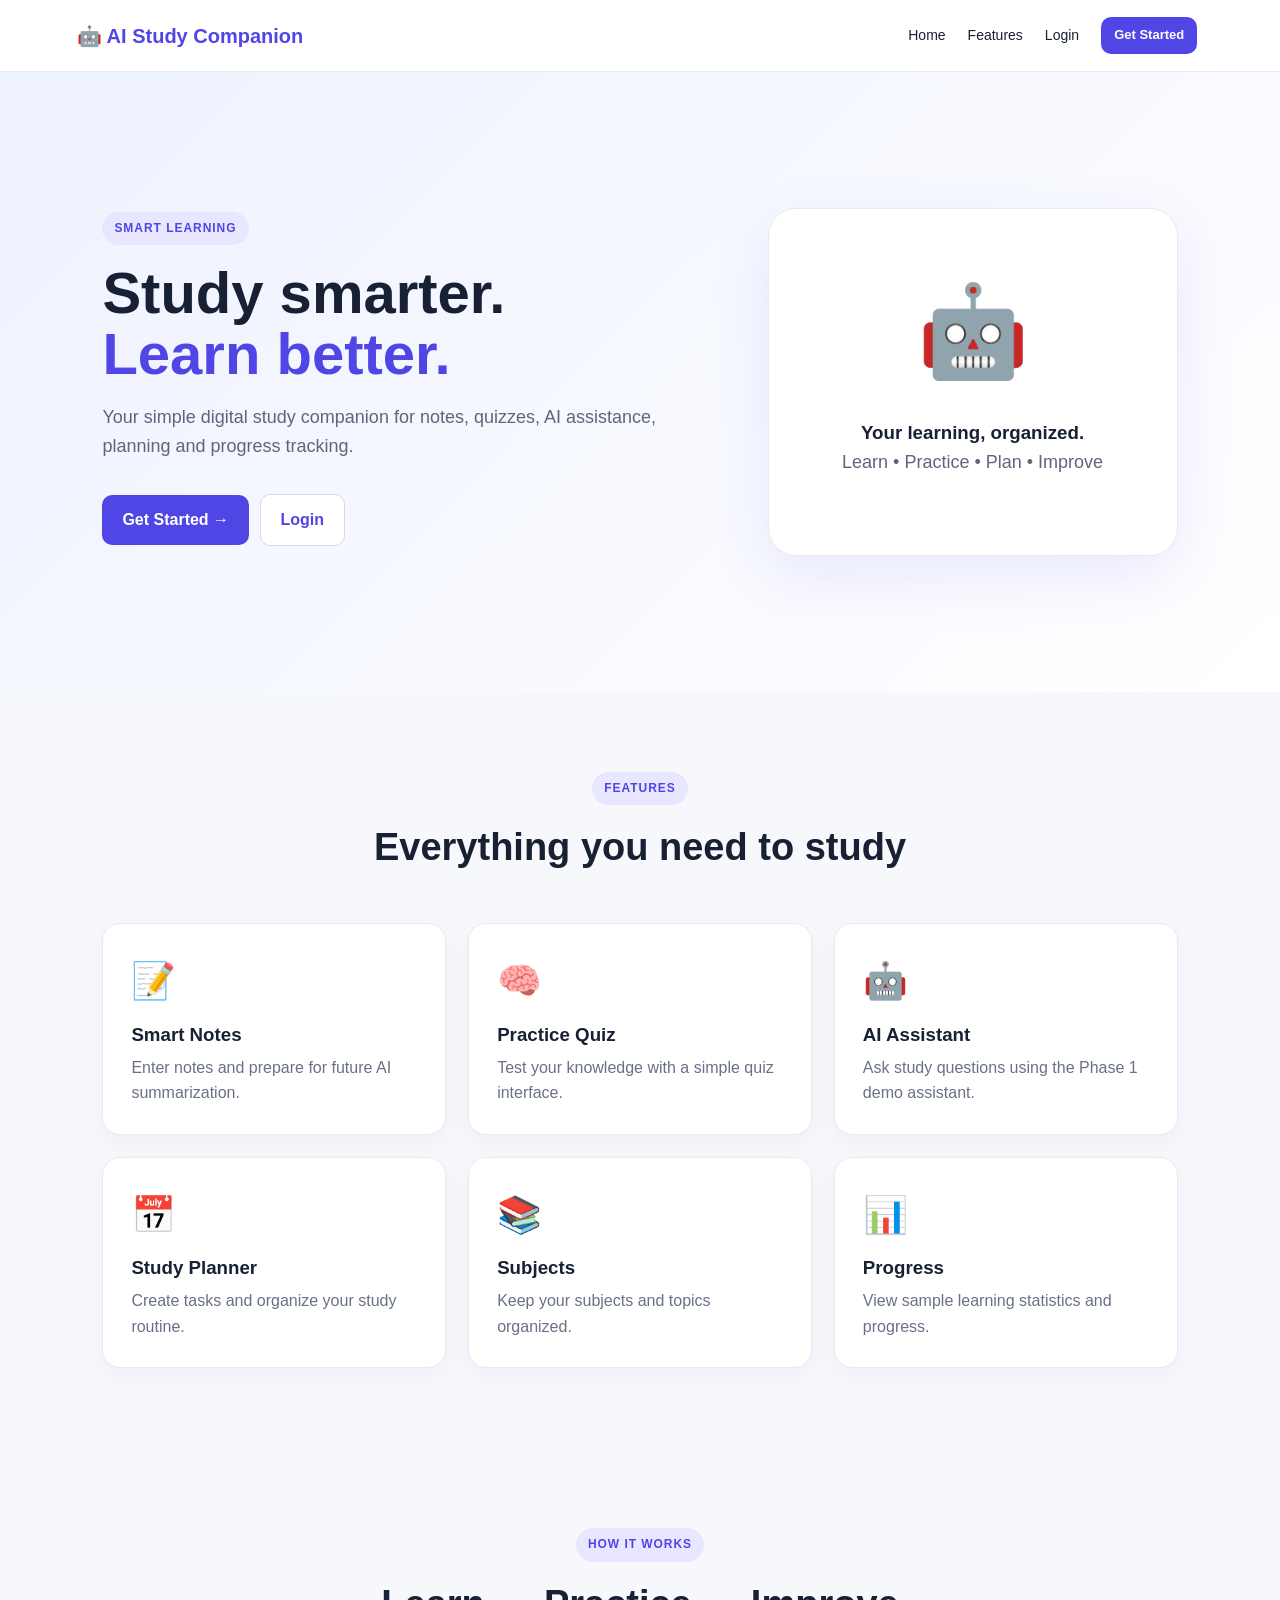
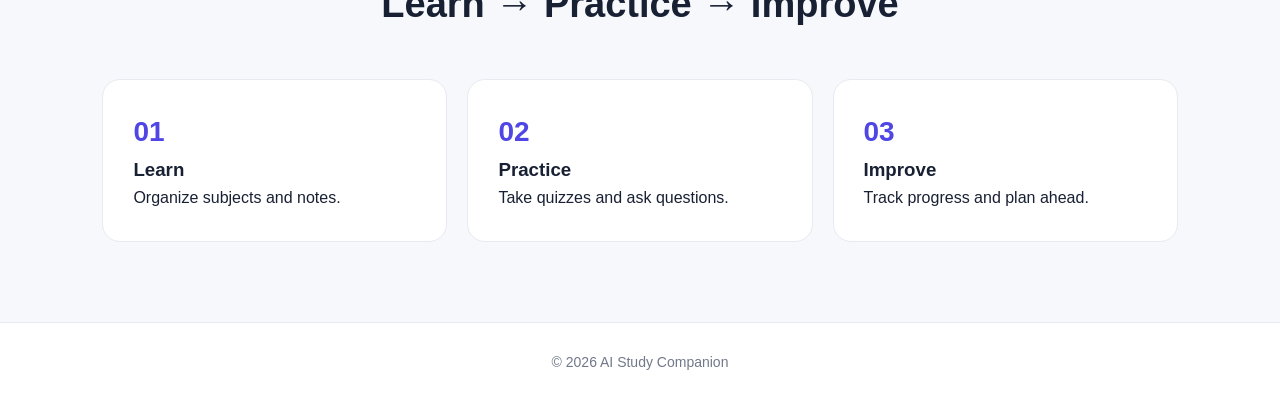
<file: index.html>
<!DOCTYPE html>
<html lang="en">
<head>
  <meta charset="UTF-8">
  <meta name="viewport" content="width=device-width, initial-scale=1.0">
  <title>AI Study Companion</title>
  <link rel="stylesheet" href="css/style.css">
</head>
<body>
<header class="navbar">
  <a class="logo" href="index.html">🤖 AI Study Companion</a>
  <nav>
    <a href="index.html">Home</a>
    <a href="#features">Features</a>
    <a href="login.html">Login</a>
    <a class="btn small" href="register.html">Get Started</a>
  </nav>
</header>

<main>
  <section class="hero">
    <div>
      <span class="badge">SMART LEARNING </span>
      <h1>Study smarter.<br><span>Learn better.</span></h1>
      <p>Your simple digital study companion for notes, quizzes, AI assistance, planning and progress tracking.</p>
      <a class="btn" href="register.html">Get Started →</a>
      <a class="btn secondary" href="login.html">Login</a>
    </div>
    <div class="hero-card">
      <div class="robot">🤖</div>
      <h3>Your learning, organized.</h3>
      <p>Learn • Practice • Plan • Improve</p>
    </div>
  </section>

  <section id="features" class="section">
    <div class="section-title">
      <span class="badge">FEATURES</span>
      <h2>Everything you need to study</h2>
    </div>
    <div class="grid">
      <a class="card" href="notes.html"><div class="icon">📝</div><h3>Smart Notes</h3><p>Enter notes and prepare for future AI summarization.</p></a>
      <a class="card" href="quiz.html"><div class="icon">🧠</div><h3>Practice Quiz</h3><p>Test your knowledge with a simple quiz interface.</p></a>
      <a class="card" href="ai-assistant.html"><div class="icon">🤖</div><h3>AI Assistant</h3><p>Ask study questions using the Phase 1 demo assistant.</p></a>
      <a class="card" href="planner.html"><div class="icon">📅</div><h3>Study Planner</h3><p>Create tasks and organize your study routine.</p></a>
      <a class="card" href="subjects.html"><div class="icon">📚</div><h3>Subjects</h3><p>Keep your subjects and topics organized.</p></a>
      <a class="card" href="progress.html"><div class="icon">📊</div><h3>Progress</h3><p>View sample learning statistics and progress.</p></a>
    </div>
  </section>

  <section class="how section">
    <div class="section-title">
      <span class="badge">HOW IT WORKS</span>
      <h2>Learn → Practice → Improve</h2>
    </div>
    <div class="steps">
      <div><strong>01</strong><h3>Learn</h3><p>Organize subjects and notes.</p></div>
      <div><strong>02</strong><h3>Practice</h3><p>Take quizzes and ask questions.</p></div>
      <div><strong>03</strong><h3>Improve</h3><p>Track progress and plan ahead.</p></div>
    </div>
  </section>
</main>

<footer>© 2026 AI Study Companion</footer>
<script src="js/script.js"></script>
</body>
</html>
</file>
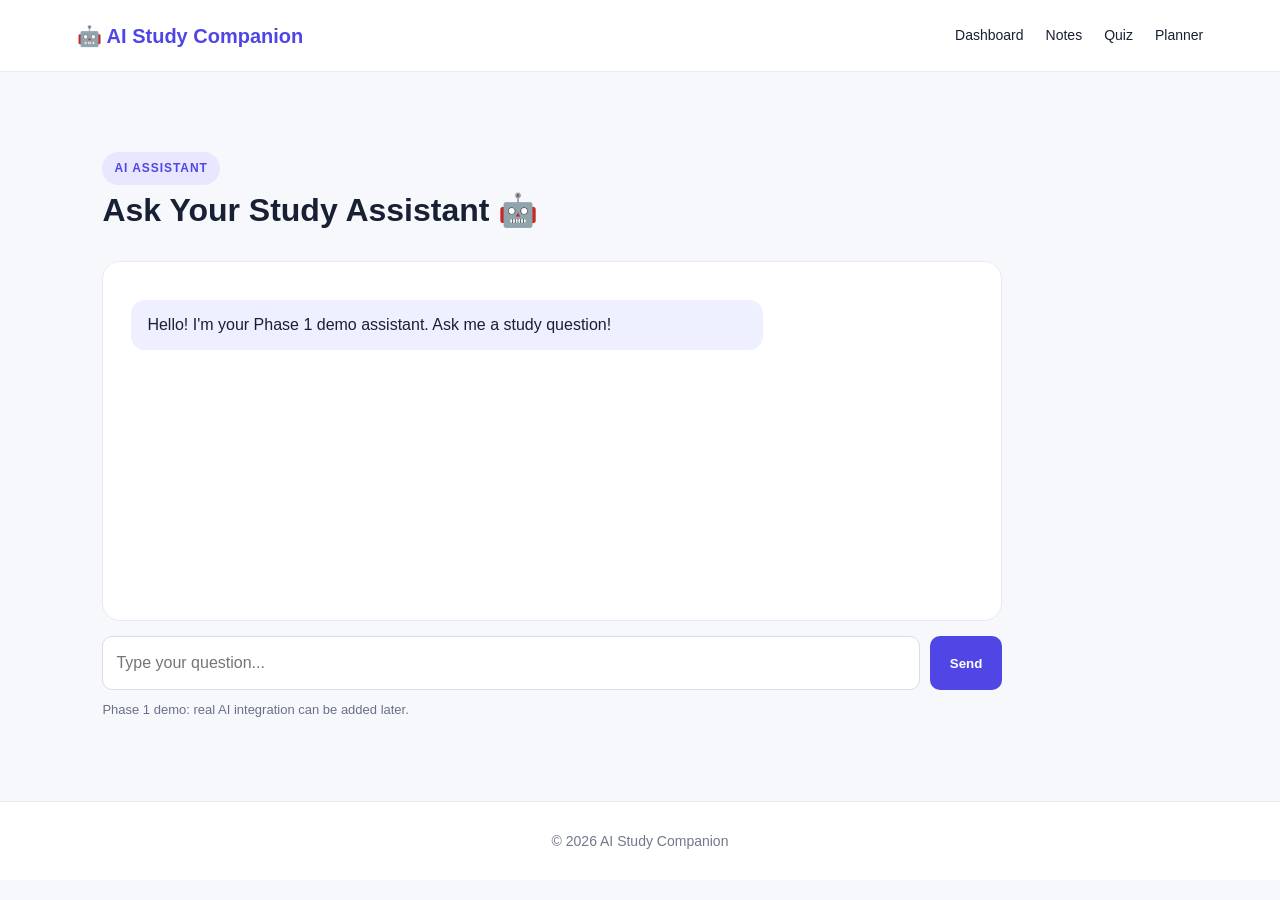
<file: ai-assistant.html>
<!DOCTYPE html>
<html lang="en">
<head><meta charset="UTF-8"><meta name="viewport" content="width=device-width, initial-scale=1.0"><title>AI Assistant</title><link rel="stylesheet" href="css/style.css"></head>
<body>
<header class="navbar"><a class="logo" href="dashboard.html">🤖 AI Study Companion</a><nav><a href="dashboard.html">Dashboard</a><a href="notes.html">Notes</a><a href="quiz.html">Quiz</a><a href="planner.html">Planner</a></nav></header>
<main class="section"><span class="badge">AI ASSISTANT</span><h1>Ask Your Study Assistant 🤖</h1><div class="chat-box" id="chatBox"><div class="message ai">Hello! I'm your Phase 1 demo assistant. Ask me a study question!</div></div>
<div class="chat-input"><input id="chatInput" placeholder="Type your question..."><button class="btn" id="sendBtn">Send</button></div>
<p class="note">Phase 1 demo: real AI integration can be added later.</p></main><footer>© 2026 AI Study Companion</footer><script src="js/script.js"></script>
</body></html>
</file>
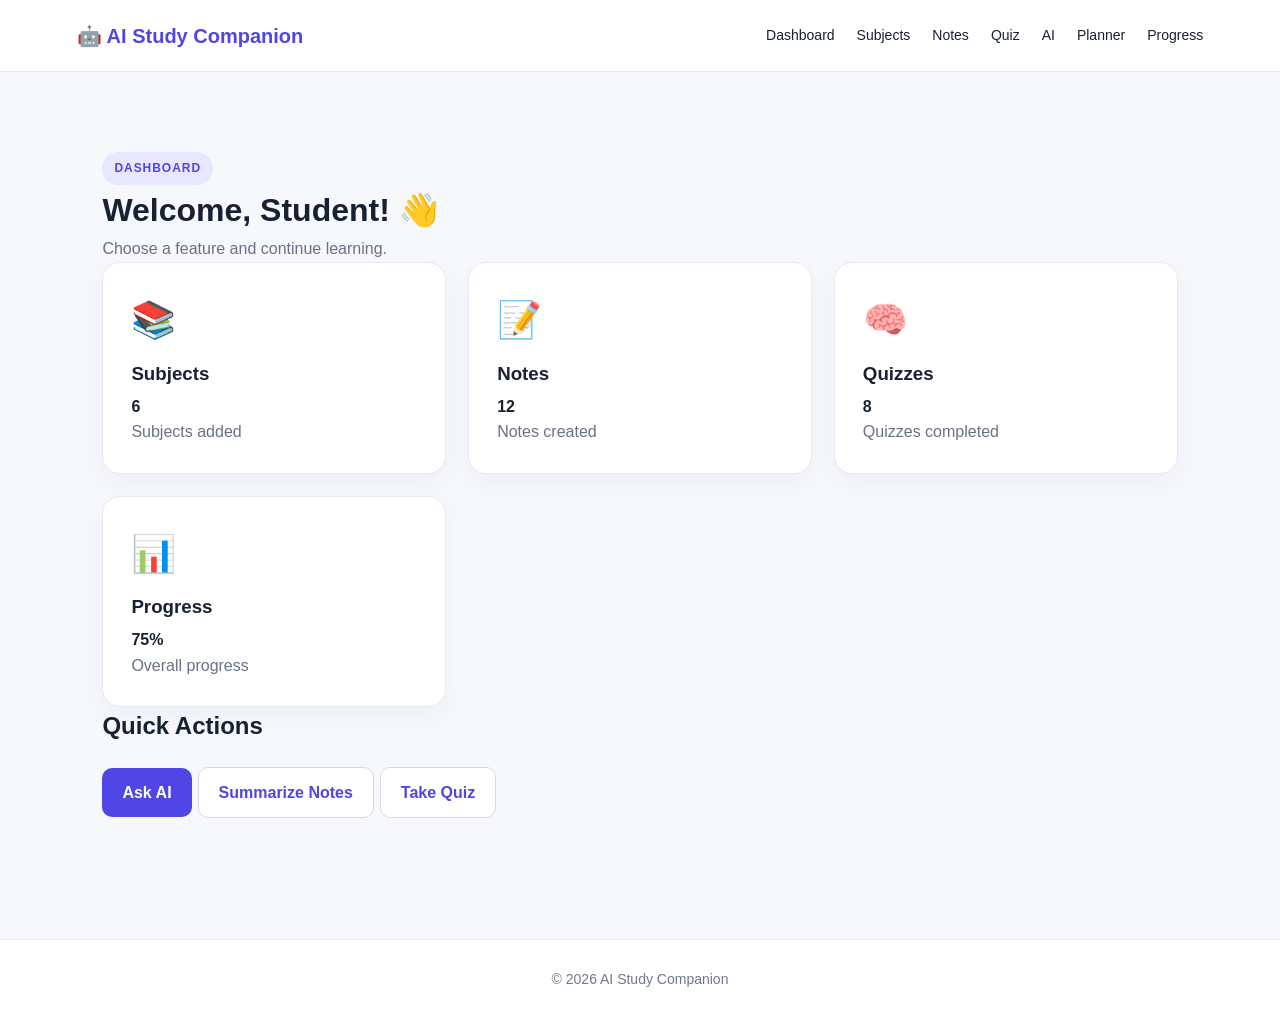
<file: dashboard.html>
<!DOCTYPE html>
<html lang="en">
<head>
  <meta charset="UTF-8"><meta name="viewport" content="width=device-width, initial-scale=1.0">
  <title>Dashboard | AI Study Companion</title><link rel="stylesheet" href="css/style.css">
</head>
<body>
<header class="navbar"><a class="logo" href="dashboard.html">🤖 AI Study Companion</a><nav>
<a href="dashboard.html">Dashboard</a><a href="subjects.html">Subjects</a><a href="notes.html">Notes</a><a href="quiz.html">Quiz</a><a href="ai-assistant.html">AI</a><a href="planner.html">Planner</a><a href="progress.html">Progress</a>
</nav></header>
<main class="section">
  <span class="badge">DASHBOARD</span><h1>Welcome, Student! 👋</h1><p>Choose a feature and continue learning.</p>
  <div class="stats grid">
    <a class="card" href="subjects.html"><div class="icon">📚</div><h3>Subjects</h3><strong>6</strong><p>Subjects added</p></a>
    <a class="card" href="notes.html"><div class="icon">📝</div><h3>Notes</h3><strong>12</strong><p>Notes created</p></a>
    <a class="card" href="quiz.html"><div class="icon">🧠</div><h3>Quizzes</h3><strong>8</strong><p>Quizzes completed</p></a>
    <a class="card" href="progress.html"><div class="icon">📊</div><h3>Progress</h3><strong>75%</strong><p>Overall progress</p></a>
  </div>
  <h2>Quick Actions</h2>
  <div class="quick"><a class="btn" href="ai-assistant.html">Ask AI</a><a class="btn secondary" href="notes.html">Summarize Notes</a><a class="btn secondary" href="quiz.html">Take Quiz</a></div>
</main>
<footer>© 2026 AI Study Companion</footer>
</body>
</html>
</file>
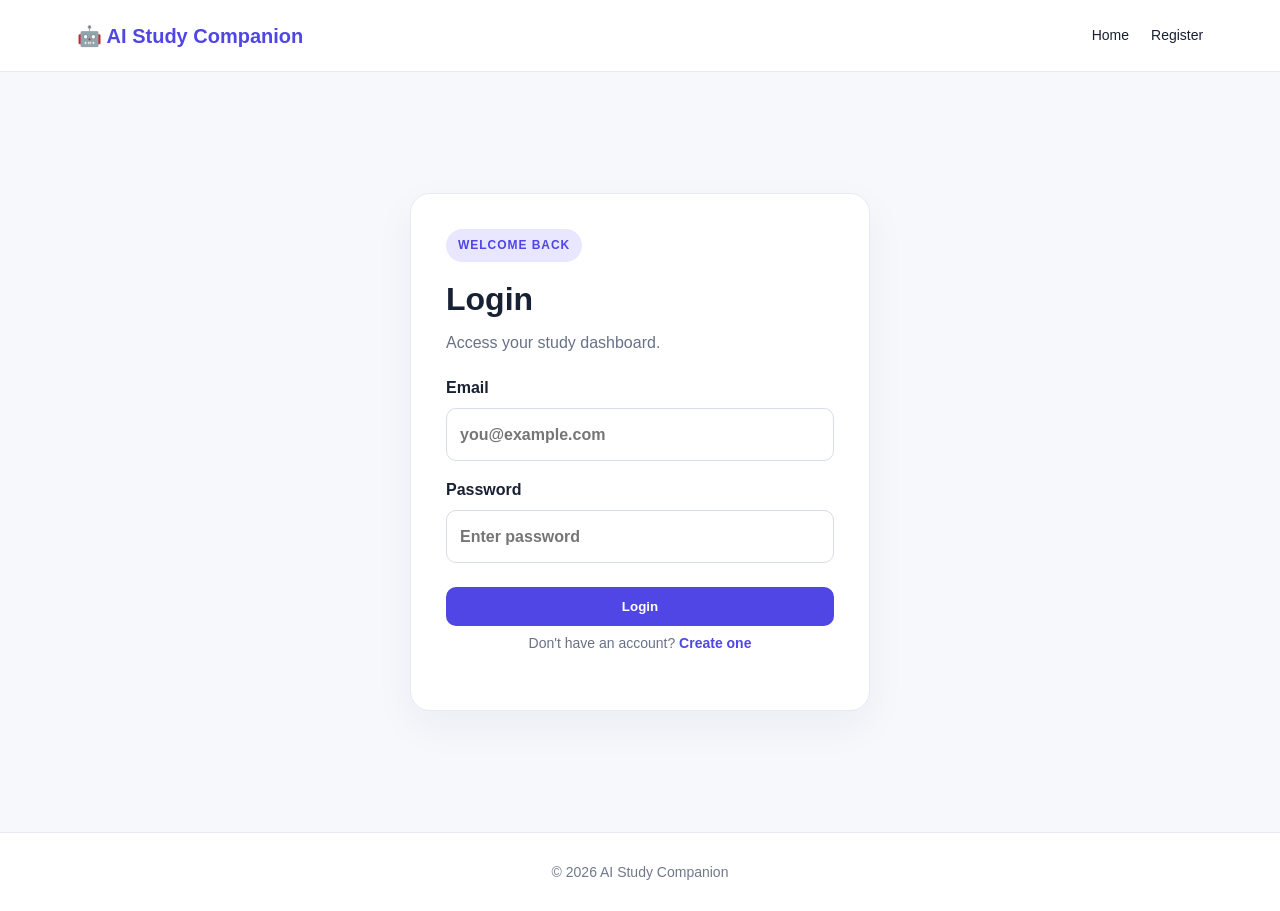
<file: login.html>
<!DOCTYPE html>
<html lang="en">
<head>
  <meta charset="UTF-8"><meta name="viewport" content="width=device-width, initial-scale=1.0">
  <title>Login | AI Study Companion</title><link rel="stylesheet" href="css/style.css">
</head>
<body>
<header class="navbar"><a class="logo" href="index.html">🤖 AI Study Companion</a><nav><a href="index.html">Home</a><a href="register.html">Register</a></nav></header>
<main class="form-page">
  <form class="form-card" id="loginForm">
    <span class="badge">WELCOME BACK</span><h1>Login</h1><p>Access your study dashboard.</p>
    <label>Email<input type="email" id="loginEmail" required placeholder="you@example.com"></label>
    <label>Password<input type="password" id="loginPassword" required placeholder="Enter password"></label>
    <button class="btn" type="submit">Login</button>
    <p class="center">Don't have an account? <a href="register.html">Create one</a></p>
  </form>
</main>
<footer>© 2026 AI Study Companion</footer>
<script src="js/script.js"></script>
</body>
</html>
</file>
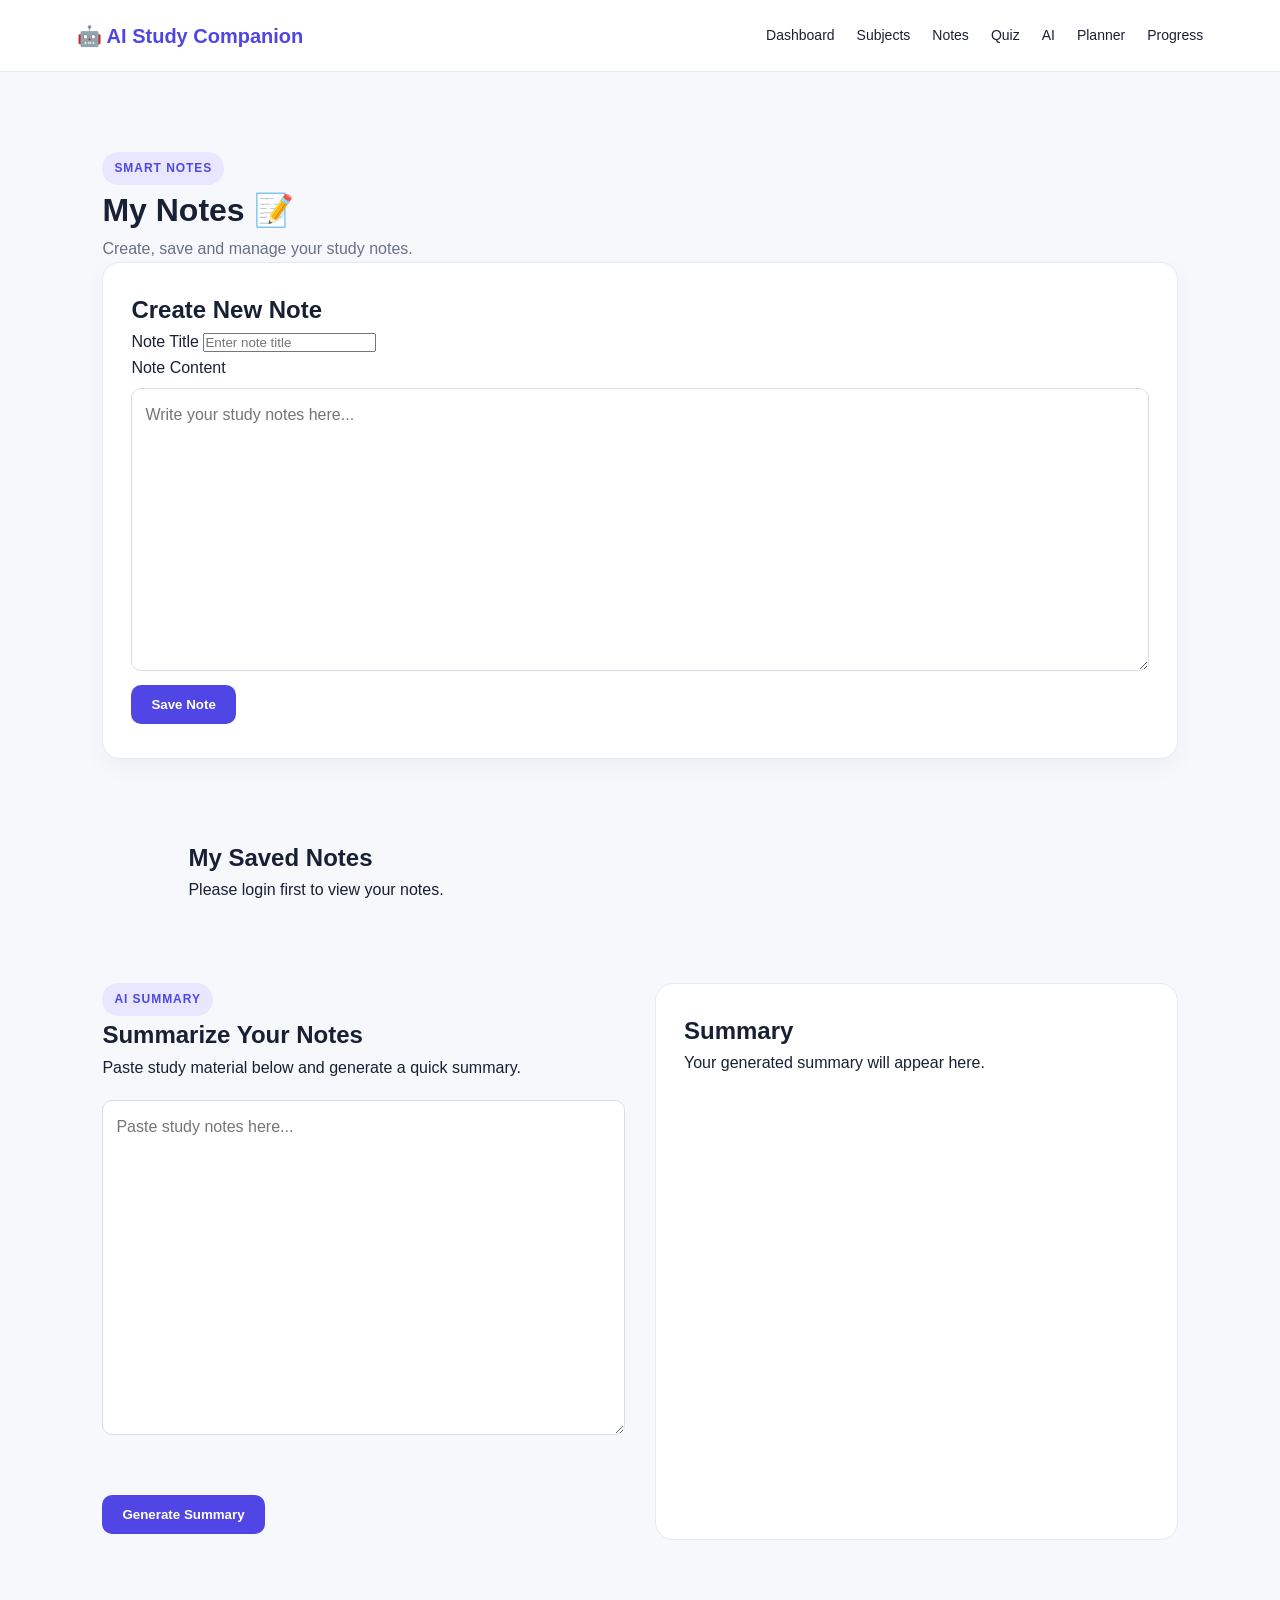
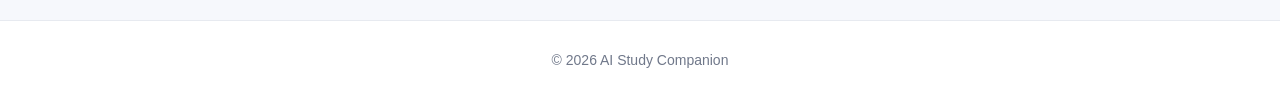
<file: notes.html>
<!DOCTYPE html>
<html lang="en">

<head>
    <meta charset="UTF-8">
    <meta name="viewport" content="width=device-width, initial-scale=1.0">

    <title>Smart Notes | AI Study Companion</title>

    <link rel="stylesheet" href="css/style.css">
</head>

<body>

    <!-- =========================
         NAVBAR
    ========================== -->
    <header class="navbar">

        <a class="logo" href="dashboard.html">
            🤖 AI Study Companion
        </a>

        <nav>
            <a href="dashboard.html">Dashboard</a>
            <a href="subjects.html">Subjects</a>
            <a href="notes.html">Notes</a>
            <a href="quiz.html">Quiz</a>
            <a href="ai-assistant.html">AI</a>
            <a href="planner.html">Planner</a>
            <a href="progress.html">Progress</a>
        </nav>

    </header>


    <!-- =========================
         MAIN CONTENT
    ========================== -->
    <main class="section">

        <span class="badge">SMART NOTES</span>

        <h1>My Notes 📝</h1>

        <p>
            Create, save and manage your study notes.
        </p>


        <!-- =========================
             CREATE NOTE
        ========================== -->

        <section class="card">

            <h2>Create New Note</h2>

            <label>
                Note Title
                <input
                    type="text"
                    id="noteTitle"
                    placeholder="Enter note title"
                >
            </label>

            <br>

            <label>
                Note Content
                <textarea
                    id="noteContent"
                    rows="10"
                    placeholder="Write your study notes here..."
                ></textarea>
            </label>

            <br>

            <button
                class="btn"
                id="saveNoteBtn"
            >
                Save Note
            </button>

            <button
                class="btn secondary"
                id="cancelEditBtn"
                style="display: none;"
            >
                Cancel Edit
            </button>

            <p id="noteMessage"></p>

        </section>


        <!-- =========================
             SAVED NOTES
        ========================== -->

        <section class="section">

            <h2>My Saved Notes</h2>

            <div id="notesList">

                <p>Loading notes...</p>

            </div>

        </section>


        <!-- =========================
             SUMMARY
        ========================== -->

        <section class="two-col">

            <section>

                <span class="badge">
                    AI SUMMARY
                </span>

                <h2>Summarize Your Notes</h2>

                <p>
                    Paste study material below and generate a quick summary.
                </p>

                <textarea
                    id="notesInput"
                    rows="12"
                    placeholder="Paste study notes here..."
                ></textarea>

                <br><br>

                <button
                    class="btn"
                    id="summaryBtn"
                >
                    Generate Summary
                </button>

            </section>


            <!-- SUMMARY RESULT -->

            <section class="result">

                <h2>Summary</h2>

                <div id="summaryOutput">

                    <p>
                        Your generated summary will appear here.
                    </p>

                </div>

            </section>

        </section>

    </main>


    <!-- =========================
         FOOTER
    ========================== -->

    <footer>
        © 2026 AI Study Companion
    </footer>


    <script src="js/script.js"></script>

</body>

</html>
</file>
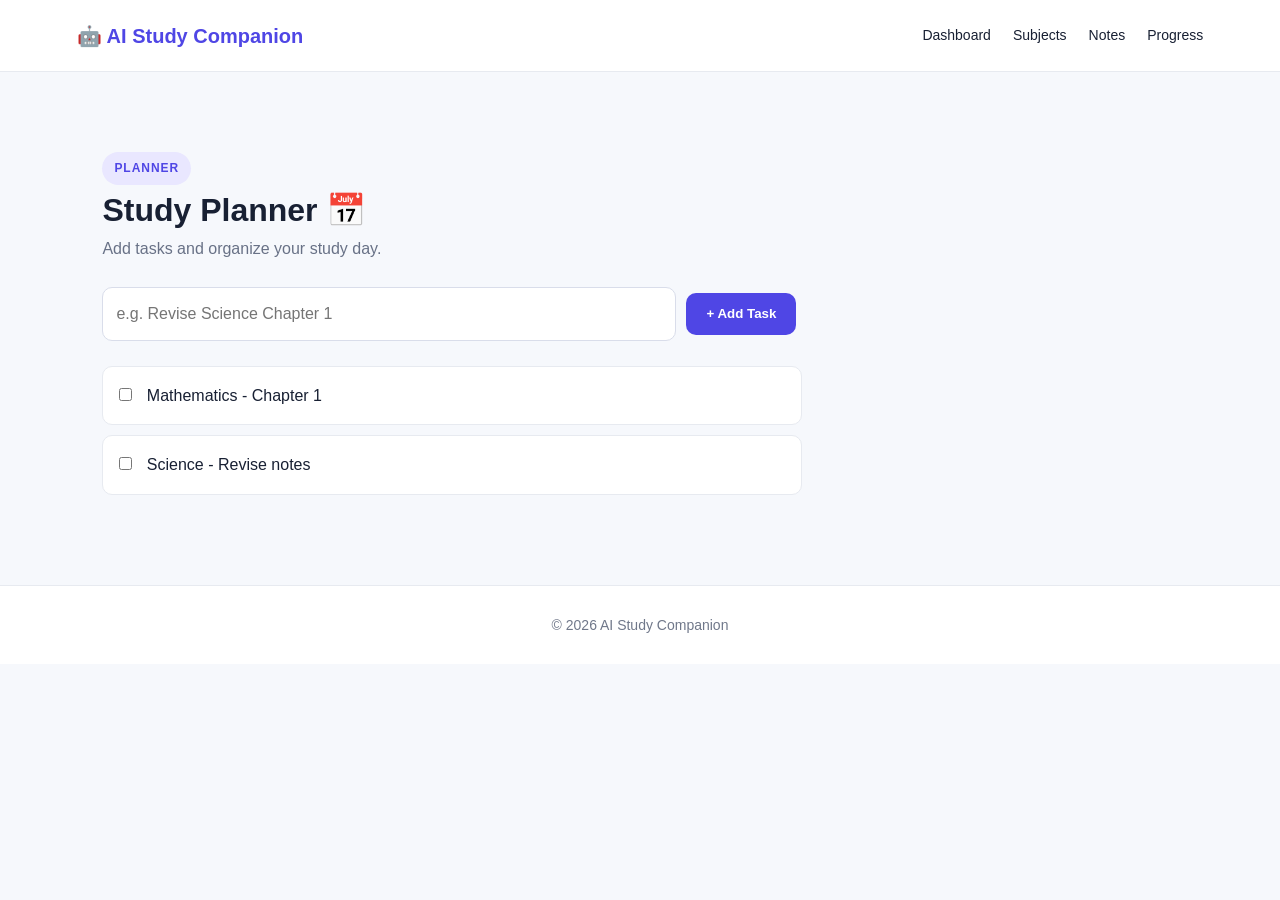
<file: planner.html>
<!DOCTYPE html>
<html lang="en">
<head><meta charset="UTF-8"><meta name="viewport" content="width=device-width, initial-scale=1.0"><title>Study Planner</title><link rel="stylesheet" href="css/style.css"></head>
<body>
<header class="navbar"><a class="logo" href="dashboard.html">🤖 AI Study Companion</a><nav><a href="dashboard.html">Dashboard</a><a href="subjects.html">Subjects</a><a href="notes.html">Notes</a><a href="progress.html">Progress</a></nav></header>
<main class="section"><span class="badge">PLANNER</span><h1>Study Planner 📅</h1><p>Add tasks and organize your study day.</p>
<div class="planner-add"><input id="taskInput" placeholder="e.g. Revise Science Chapter 1"><button class="btn" id="addTaskBtn">+ Add Task</button></div>
<ul class="task-list" id="taskList"><li><label><input type="checkbox"> Mathematics - Chapter 1</label></li><li><label><input type="checkbox"> Science - Revise notes</label></li></ul>
</main><footer>© 2026 AI Study Companion</footer><script src="js/script.js"></script>
</body></html>
</file>
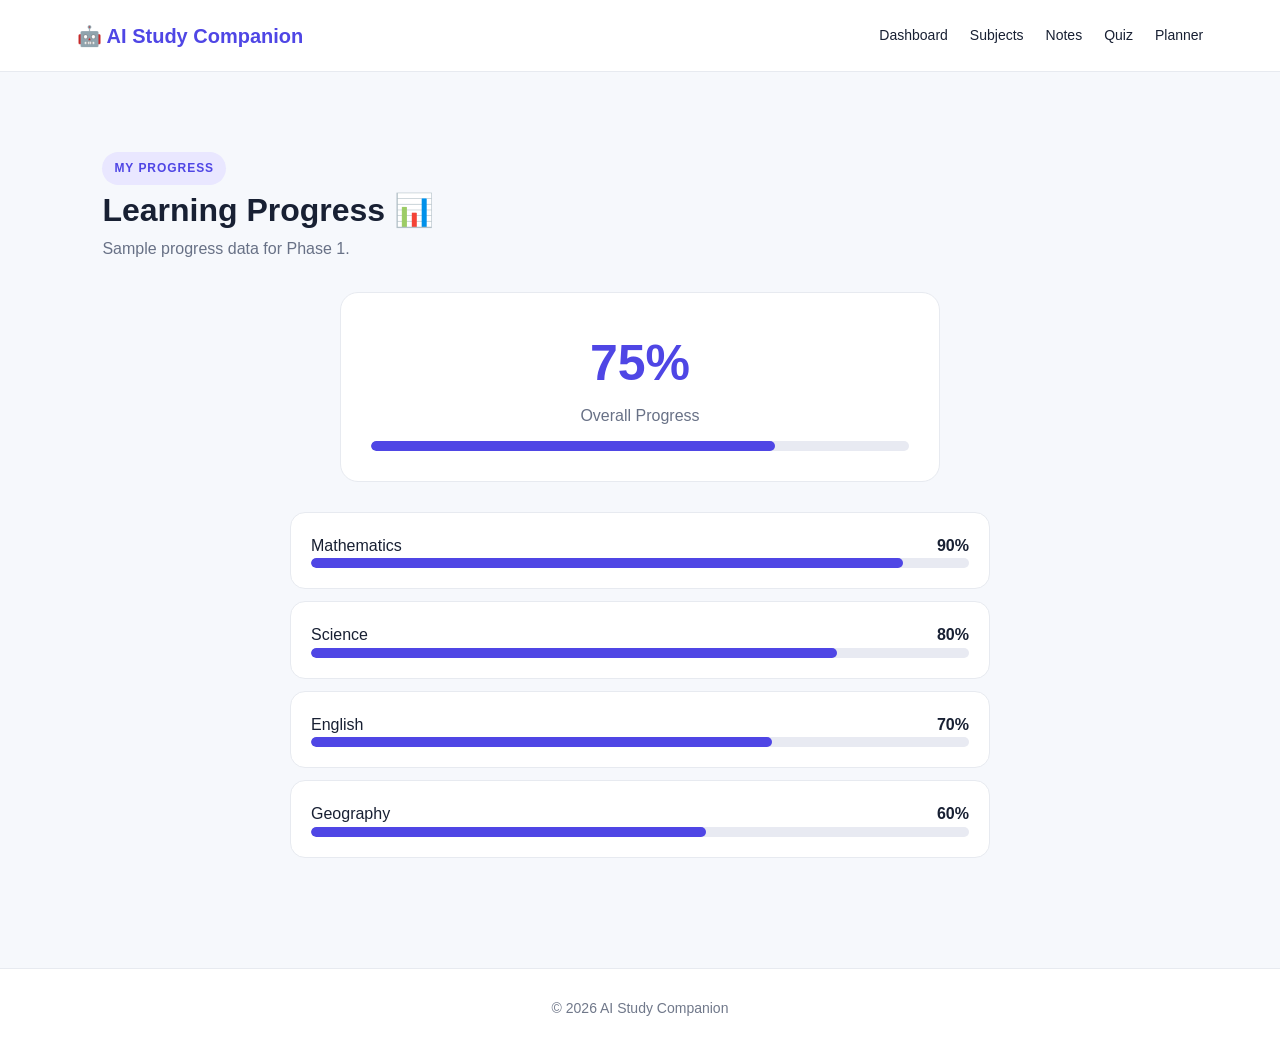
<file: progress.html>
<!DOCTYPE html>
<html lang="en">
<head><meta charset="UTF-8"><meta name="viewport" content="width=device-width, initial-scale=1.0"><title>Progress</title><link rel="stylesheet" href="css/style.css"></head>
<body>
<header class="navbar"><a class="logo" href="dashboard.html">🤖 AI Study Companion</a><nav><a href="dashboard.html">Dashboard</a><a href="subjects.html">Subjects</a><a href="notes.html">Notes</a><a href="quiz.html">Quiz</a><a href="planner.html">Planner</a></nav></header>
<main class="section"><span class="badge">MY PROGRESS</span><h1>Learning Progress 📊</h1><p>Sample progress data for Phase 1.</p>
<div class="progress-overall"><strong>75%</strong><span>Overall Progress</span><div class="progress-bar"><i style="width:75%"></i></div></div>
<div class="progress-list">
<div><span>Mathematics</span><b>90%</b><div class="progress-bar"><i style="width:90%"></i></div></div>
<div><span>Science</span><b>80%</b><div class="progress-bar"><i style="width:80%"></i></div></div>
<div><span>English</span><b>70%</b><div class="progress-bar"><i style="width:70%"></i></div></div>
<div><span>Geography</span><b>60%</b><div class="progress-bar"><i style="width:60%"></i></div></div>
</div></main><footer>© 2026 AI Study Companion</footer>
</body></html>
</file>
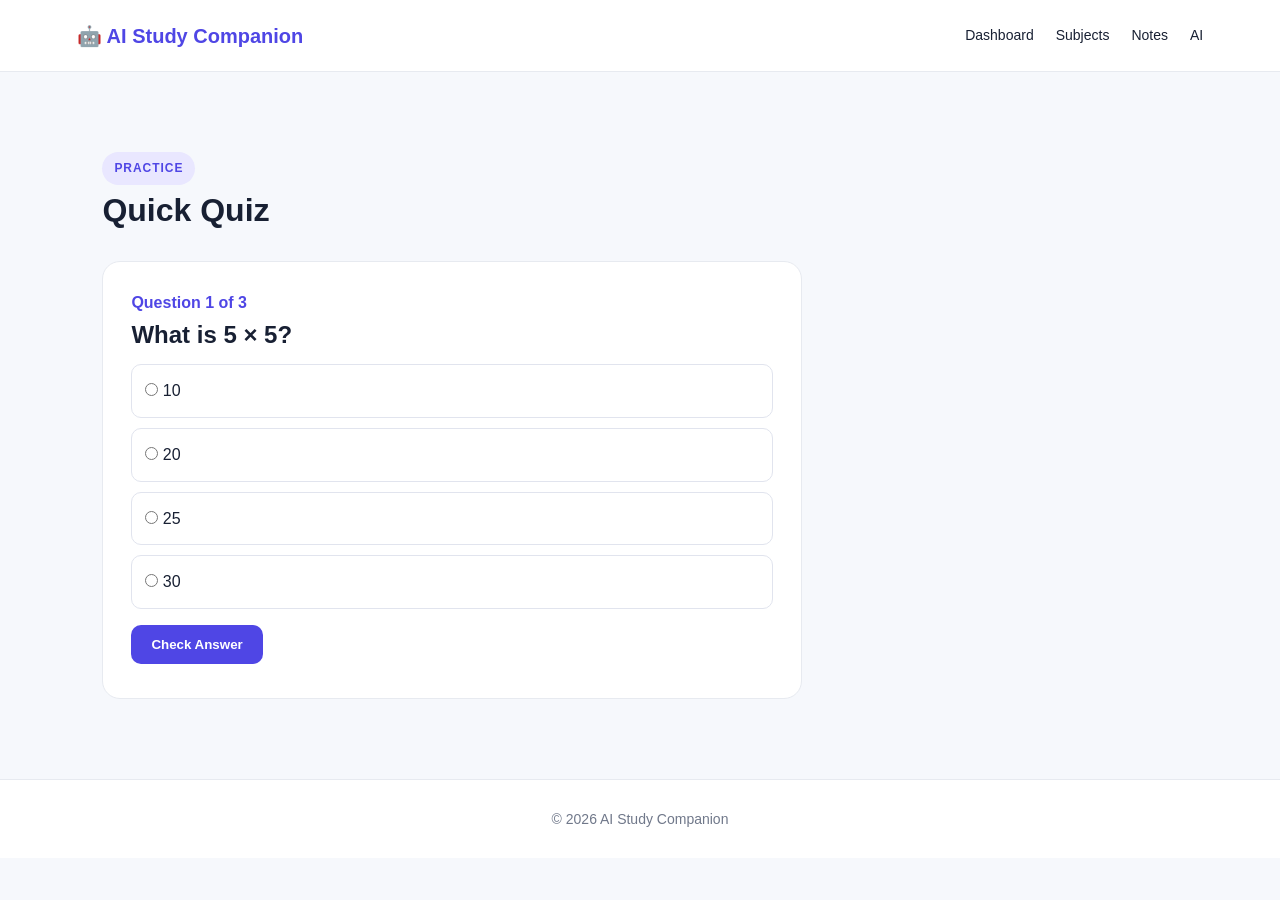
<file: quiz.html>
<!DOCTYPE html>
<html lang="en">
<head><meta charset="UTF-8"><meta name="viewport" content="width=device-width, initial-scale=1.0"><title>Quiz</title><link rel="stylesheet" href="css/style.css"></head>
<body>
<header class="navbar"><a class="logo" href="dashboard.html">🤖 AI Study Companion</a><nav><a href="dashboard.html">Dashboard</a><a href="subjects.html">Subjects</a><a href="notes.html">Notes</a><a href="ai-assistant.html">AI</a></nav></header>
<main class="section"><span class="badge">PRACTICE</span><h1>Quick Quiz</h1><div class="quiz-card">
<p class="question">Question 1 of 3</p><h2>What is 5 × 5?</h2>
<label class="option"><input type="radio" name="q1" value="10"> 10</label>
<label class="option"><input type="radio" name="q1" value="20"> 20</label>
<label class="option"><input type="radio" name="q1" value="25"> 25</label>
<label class="option"><input type="radio" name="q1" value="30"> 30</label>
<button class="btn" id="quizBtn">Check Answer</button><p id="quizResult"></p>
</div></main><footer>© 2026 AI Study Companion</footer><script src="js/script.js"></script>
</body></html>
</file>
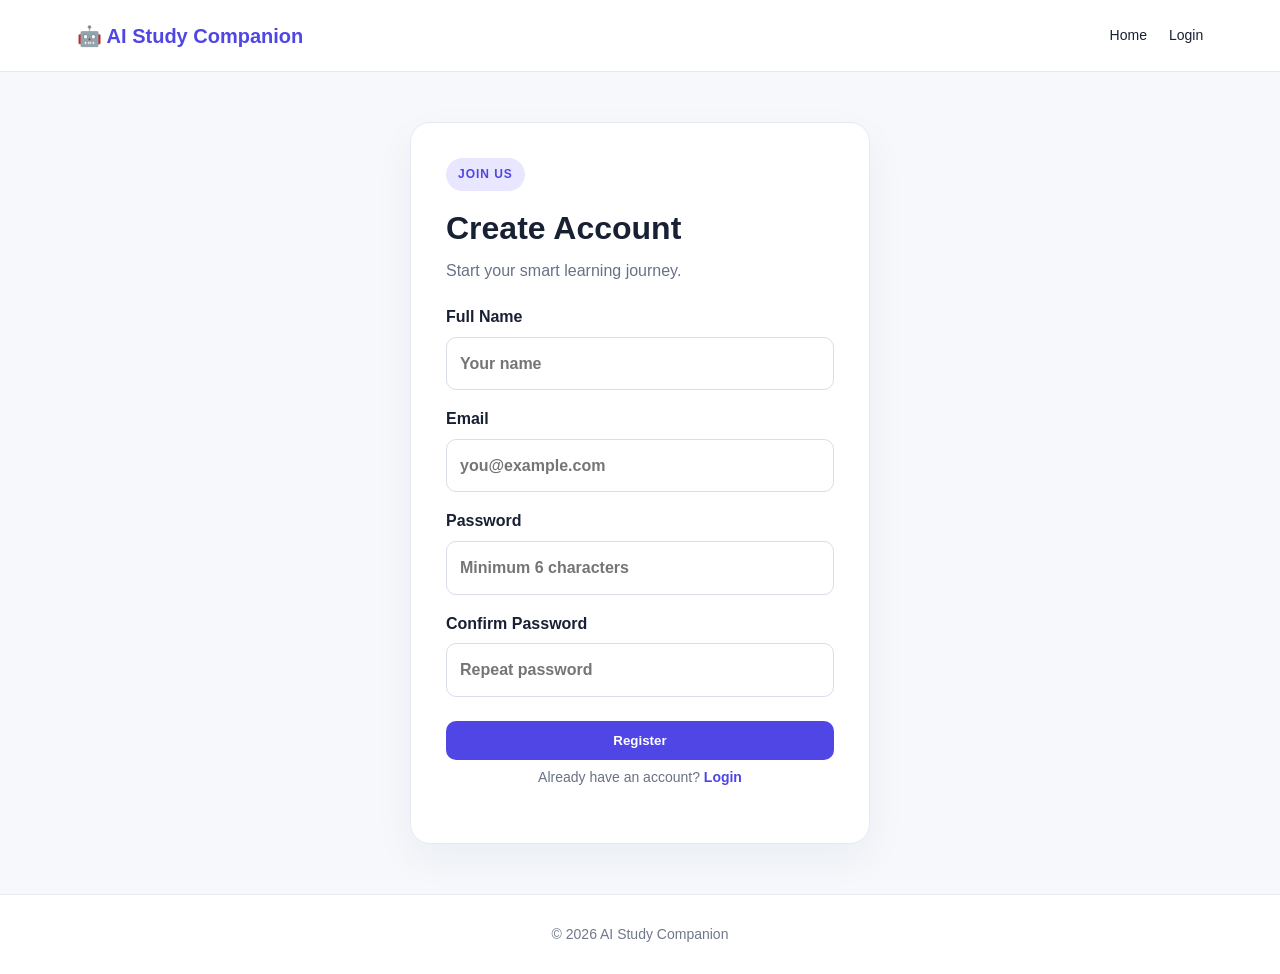
<file: register.html>
<!DOCTYPE html>
<html lang="en">
<head>
  <meta charset="UTF-8"><meta name="viewport" content="width=device-width, initial-scale=1.0">
  <title>Register | AI Study Companion</title><link rel="stylesheet" href="css/style.css">
</head>
<body>
<header class="navbar"><a class="logo" href="index.html">🤖 AI Study Companion</a><nav><a href="index.html">Home</a><a href="login.html">Login</a></nav></header>
<main class="form-page">
  <form class="form-card" id="registerForm">
    <span class="badge">JOIN US</span><h1>Create Account</h1><p>Start your smart learning journey.</p>
    <label>
  Full Name
  <input type="text" name="name" required placeholder="Your name">
</label>

<label>
  Email
  <input type="email" name="email" required placeholder="you@example.com">
</label>

<label>
  Password
  <input type="password" name="password" id="password" required minlength="6" placeholder="Minimum 6 characters">
</label>

<label>
  Confirm Password
  <input type="password" name="confirmPassword" id="confirmPassword" required placeholder="Repeat password">
</label>
    <button class="btn" type="submit">Register</button>
    <p class="center">Already have an account? <a href="login.html">Login</a></p>
  </form>
</main>
<footer>© 2026 AI Study Companion</footer>
<script src="js/script.js"></script>
</body>
</html>
</file>
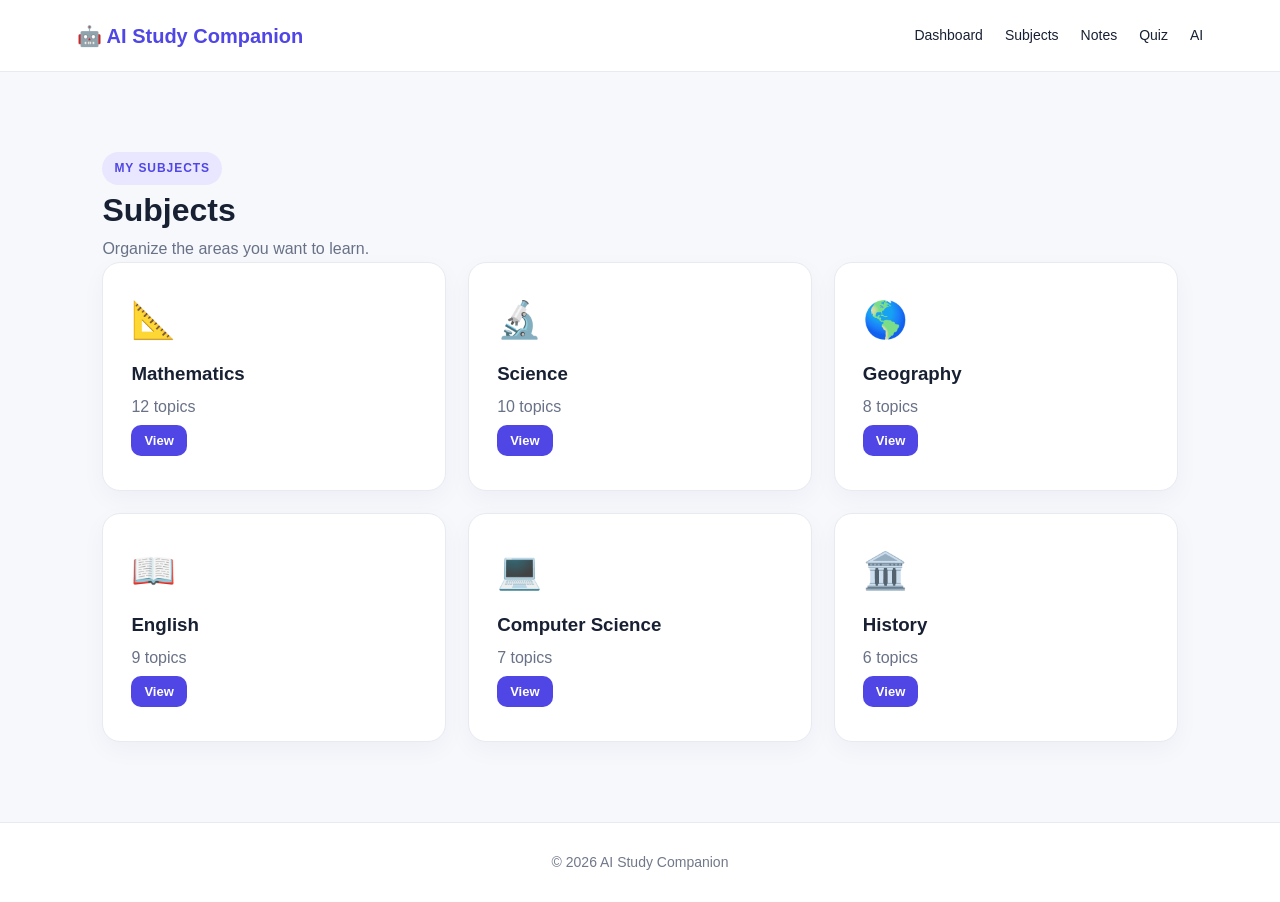
<file: subjects.html>
<!DOCTYPE html>
<html lang="en">
<head><meta charset="UTF-8"><meta name="viewport" content="width=device-width, initial-scale=1.0"><title>Subjects</title><link rel="stylesheet" href="css/style.css"></head>
<body>
<header class="navbar"><a class="logo" href="dashboard.html">🤖 AI Study Companion</a><nav><a href="dashboard.html">Dashboard</a><a href="subjects.html">Subjects</a><a href="notes.html">Notes</a><a href="quiz.html">Quiz</a><a href="ai-assistant.html">AI</a></nav></header>
<main class="section"><span class="badge">MY SUBJECTS</span><h1>Subjects</h1><p>Organize the areas you want to learn.</p>
<div class="grid">
<div class="card"><div class="icon">📐</div><h3>Mathematics</h3><p>12 topics</p><button class="btn small">View</button></div>
<div class="card"><div class="icon">🔬</div><h3>Science</h3><p>10 topics</p><button class="btn small">View</button></div>
<div class="card"><div class="icon">🌎</div><h3>Geography</h3><p>8 topics</p><button class="btn small">View</button></div>
<div class="card"><div class="icon">📖</div><h3>English</h3><p>9 topics</p><button class="btn small">View</button></div>
<div class="card"><div class="icon">💻</div><h3>Computer Science</h3><p>7 topics</p><button class="btn small">View</button></div>
<div class="card"><div class="icon">🏛️</div><h3>History</h3><p>6 topics</p><button class="btn small">View</button></div>
</div></main><footer>© 2026 AI Study Companion</footer>
</body></html>
</file>
<file: css/style.css>
*{box-sizing:border-box;margin:0;padding:0}html{scroll-behavior:smooth}body{font-family:Arial,Helvetica,sans-serif;background:#f6f8fc;color:#182033;line-height:1.6}a{text-decoration:none;color:inherit}.navbar{min-height:72px;background:#fff;border-bottom:1px solid #e7eaf0;display:flex;align-items:center;justify-content:space-between;padding:0 6%;position:sticky;top:0;z-index:10}.logo{font-size:20px;font-weight:800;color:#4f46e5}.navbar nav{display:flex;align-items:center;gap:22px;font-size:14px}.navbar nav a:hover{color:#4f46e5}.hero{min-height:620px;padding:90px 8%;display:grid;grid-template-columns:1.2fr .8fr;gap:50px;align-items:center;background:linear-gradient(135deg,#eef2ff,#fff)}.hero h1{font-size:58px;line-height:1.05;margin:18px 0}.hero h1 span{color:#4f46e5}.hero p{font-size:18px;color:#5d667a;max-width:620px;margin-bottom:28px}.badge{display:inline-block;padding:7px 12px;border-radius:999px;background:#e9e7ff;color:#4f46e5;font-size:12px;font-weight:800;letter-spacing:.08em}.hero-card{background:#fff;border:1px solid #e8eaf2;border-radius:28px;padding:50px;text-align:center;box-shadow:0 20px 60px #4f46e51c}.robot{font-size:90px;margin-bottom:15px}.section{padding:80px 8%;max-width:1300px;margin:auto}.section-title{text-align:center;max-width:750px;margin:0 auto 45px}.section-title h2{font-size:38px;margin:12px 0}.section-title p,.section>p{color:#687186}.grid{display:grid;grid-template-columns:repeat(3,1fr);gap:22px}.card{background:#fff;border:1px solid #e7eaf0;border-radius:18px;padding:28px;transition:.2s;box-shadow:0 8px 25px #1d25400a}.card:hover{transform:translateY(-4px);box-shadow:0 15px 35px #1d254015}.card h3{margin:10px 0 5px}.card p{color:#687186}.icon{font-size:36px}.btn{display:inline-block;border:0;border-radius:10px;padding:12px 20px;background:#4f46e5;color:#fff;font-weight:700;cursor:pointer;margin:6px 6px 6px 0}.btn:hover{background:#3730a3}.btn.secondary{background:#fff;color:#4f46e5;border:1px solid #d8d9e8}.btn.small{padding:8px 13px;font-size:13px}.steps{display:grid;grid-template-columns:repeat(3,1fr);gap:20px}.steps>div{background:#fff;border-radius:18px;padding:30px;border:1px solid #e7eaf0}.steps strong{color:#4f46e5;font-size:28px}.form-page{min-height:calc(100vh - 140px);display:grid;place-items:center;padding:50px 20px}.form-card{background:#fff;border:1px solid #e7eaf0;border-radius:20px;padding:35px;width:min(460px,100%);box-shadow:0 15px 40px #1d25400d}.form-card h1{margin:12px 0 4px}.form-card>p{color:#687186;margin-bottom:20px}.form-card label{display:block;font-weight:700;margin:16px 0}.form-card input,.planner-add input,.chat-input input,textarea{width:100%;padding:13px;border:1px solid #d9ddea;border-radius:10px;margin-top:7px;font:inherit;background:#fff}.form-card .btn{width:100%;margin-top:8px}.center{text-align:center!important;font-size:14px}.center a{color:#4f46e5;font-weight:700}.two-col{display:grid;grid-template-columns:1fr 1fr;gap:30px}.two-col h1{margin:12px 0}.two-col textarea{resize:vertical;margin:20px 0}.result,.quiz-card,.chat-box{background:#fff;border:1px solid #e7eaf0;border-radius:18px;padding:28px}.result{min-height:350px}.quick{margin:15px 0 35px}.quiz-card{max-width:700px;margin-top:25px}.question{color:#4f46e5;font-weight:700}.option{display:block;border:1px solid #e1e4ee;border-radius:10px;padding:13px;margin:10px 0;cursor:pointer}.option:hover{background:#f3f4ff}.chat-box{max-width:900px;min-height:360px;margin:25px 0 15px}.message{padding:12px 16px;border-radius:14px;max-width:75%;margin:10px 0}.message.ai{background:#eef0ff}.message.user{background:#4f46e5;color:#fff;margin-left:auto}.chat-input{display:flex;max-width:900px;gap:10px}.chat-input input{margin:0}.chat-input .btn{margin:0}.note{font-size:13px;color:#7a8395;margin-top:10px}.planner-add{display:flex;gap:10px;max-width:700px;margin:25px 0}.planner-add input{margin:0}.planner-add .btn{white-space:nowrap}.task-list{list-style:none;max-width:700px}.task-list li{background:#fff;border:1px solid #e7eaf0;padding:16px;border-radius:10px;margin:10px 0}.task-list input{margin-right:10px}.progress-overall{background:#fff;border:1px solid #e7eaf0;border-radius:18px;padding:30px;text-align:center;max-width:600px;margin:30px auto}.progress-overall strong{display:block;font-size:50px;color:#4f46e5}.progress-overall span{color:#687186}.progress-list{max-width:700px;margin:30px auto}.progress-list>div{background:#fff;border:1px solid #e7eaf0;border-radius:15px;padding:20px;margin:12px 0}.progress-list span{float:left}.progress-list b{float:right}.progress-bar{height:10px;background:#e8eaf2;border-radius:99px;overflow:hidden;clear:both;margin-top:12px}.progress-bar i{display:block;height:100%;background:#4f46e5;border-radius:99px}footer{text-align:center;padding:28px;background:#fff;border-top:1px solid #e7eaf0;color:#70788a;font-size:14px}@media(max-width:850px){.hero{grid-template-columns:1fr;padding:65px 6%}.hero h1{font-size:44px}.grid,.steps,.two-col{grid-template-columns:1fr}.navbar{padding:15px 5%;align-items:flex-start;gap:15px}.navbar nav{flex-wrap:wrap;justify-content:flex-end;gap:10px}.section{padding:55px 6%}.planner-add,.chat-input{flex-direction:column}.chat-input .btn{width:100%}}
</file>
